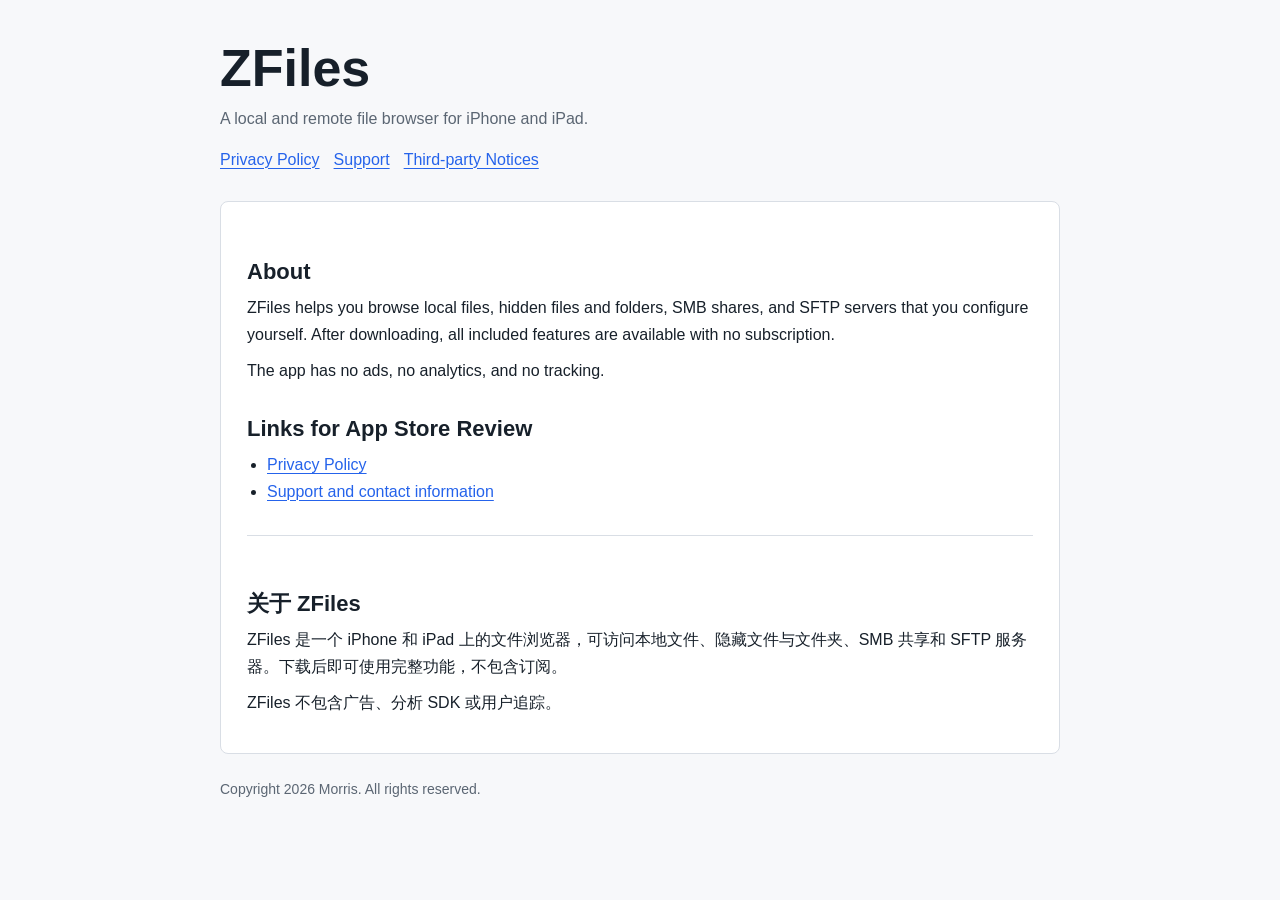
<file: index.html>
<!doctype html>
<html lang="en">
<head>
  <meta charset="utf-8">
  <meta name="viewport" content="width=device-width, initial-scale=1">
  <title>ZFiles</title>
  <link rel="stylesheet" href="styles.css">
</head>
<body>
  <div class="page">
    <header>
      <h1>ZFiles</h1>
      <p class="muted">A local and remote file browser for iPhone and iPad.</p>
      <nav>
        <a href="privacy.html">Privacy Policy</a>
        <a href="support.html">Support</a>
        <a href="third-party-notices.html">Third-party Notices</a>
      </nav>
    </header>

    <main>
      <h2>About</h2>
      <p>ZFiles helps you browse local files, hidden files and folders, SMB shares, and SFTP servers that you configure yourself. After downloading, all included features are available with no subscription.</p>
      <p>The app has no ads, no analytics, and no tracking.</p>

      <h2>Links for App Store Review</h2>
      <ul>
        <li><a href="privacy.html">Privacy Policy</a></li>
        <li><a href="support.html">Support and contact information</a></li>
      </ul>

      <div class="lang" lang="zh-Hans">
        <h2>关于 ZFiles</h2>
        <p>ZFiles 是一个 iPhone 和 iPad 上的文件浏览器，可访问本地文件、隐藏文件与文件夹、SMB 共享和 SFTP 服务器。下载后即可使用完整功能，不包含订阅。</p>
        <p>ZFiles 不包含广告、分析 SDK 或用户追踪。</p>
      </div>
    </main>

    <p class="footer">Copyright 2026 Morris. All rights reserved.</p>
  </div>
</body>
</html>
</file>
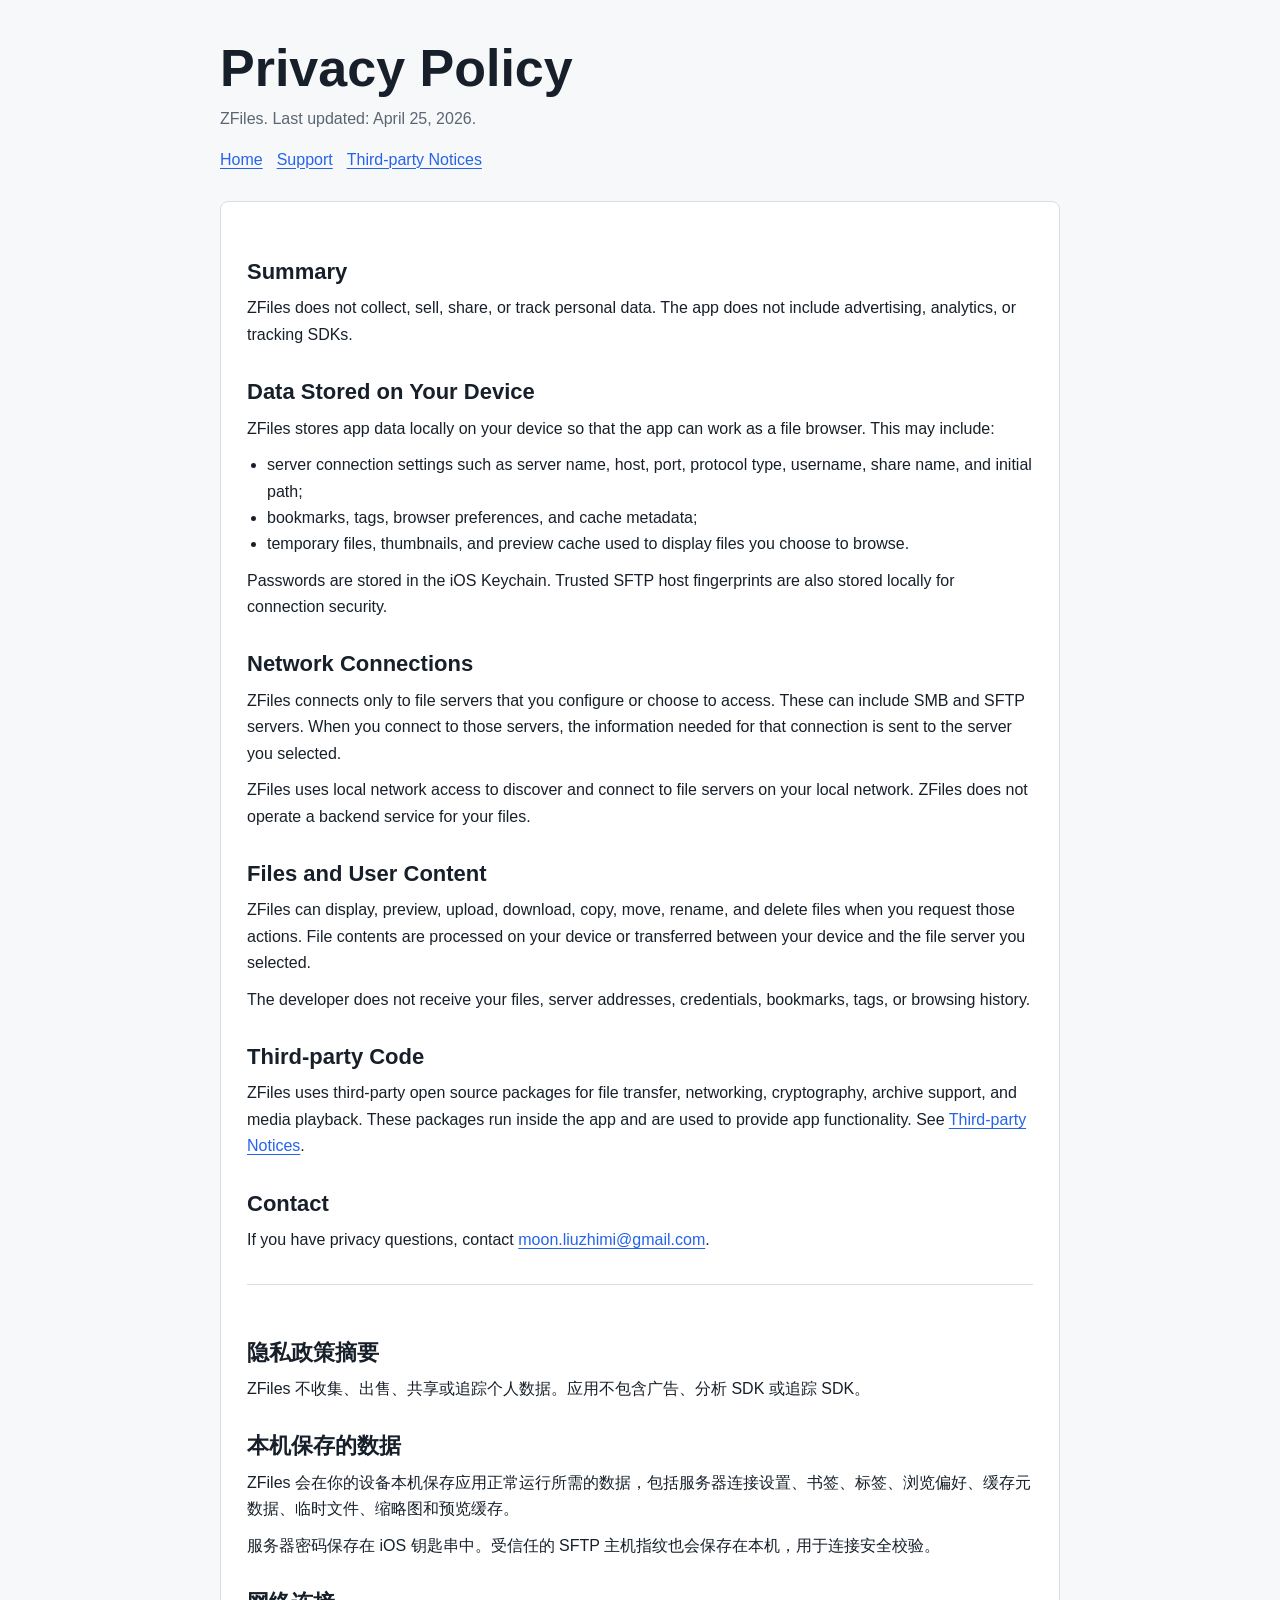
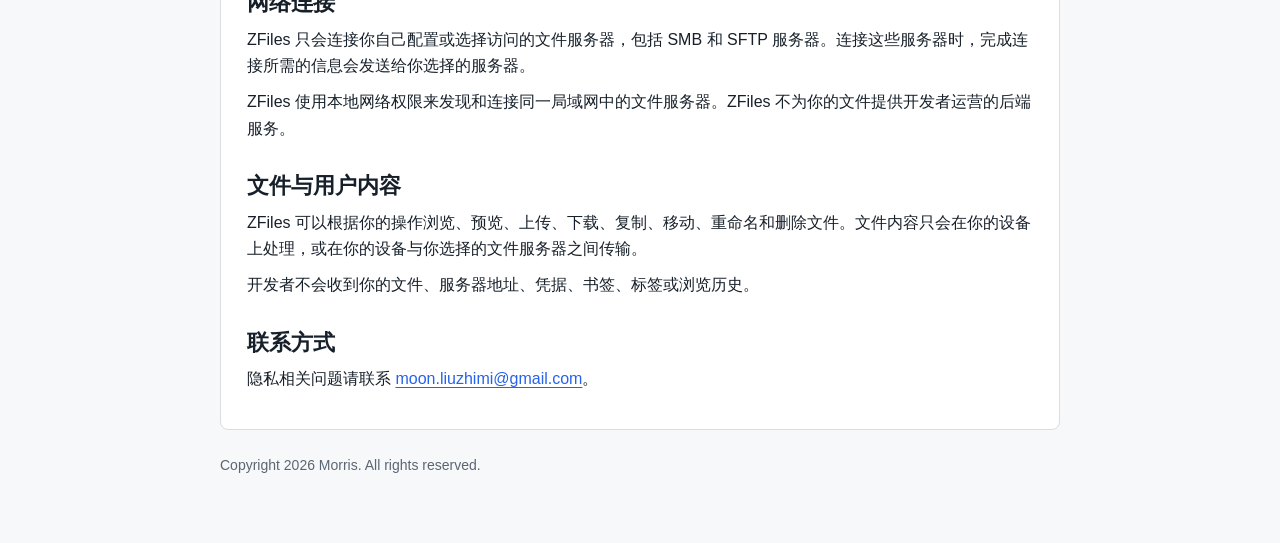
<file: privacy.html>
<!doctype html>
<html lang="en">
<head>
  <meta charset="utf-8">
  <meta name="viewport" content="width=device-width, initial-scale=1">
  <title>ZFiles Privacy Policy</title>
  <link rel="stylesheet" href="styles.css">
</head>
<body>
  <div class="page">
    <header>
      <h1>Privacy Policy</h1>
      <p class="muted">ZFiles. Last updated: April 25, 2026.</p>
      <nav>
        <a href="index.html">Home</a>
        <a href="support.html">Support</a>
        <a href="third-party-notices.html">Third-party Notices</a>
      </nav>
    </header>

    <main>
      <h2>Summary</h2>
      <p>ZFiles does not collect, sell, share, or track personal data. The app does not include advertising, analytics, or tracking SDKs.</p>

      <h2>Data Stored on Your Device</h2>
      <p>ZFiles stores app data locally on your device so that the app can work as a file browser. This may include:</p>
      <ul>
        <li>server connection settings such as server name, host, port, protocol type, username, share name, and initial path;</li>
        <li>bookmarks, tags, browser preferences, and cache metadata;</li>
        <li>temporary files, thumbnails, and preview cache used to display files you choose to browse.</li>
      </ul>
      <p>Passwords are stored in the iOS Keychain. Trusted SFTP host fingerprints are also stored locally for connection security.</p>

      <h2>Network Connections</h2>
      <p>ZFiles connects only to file servers that you configure or choose to access. These can include SMB and SFTP servers. When you connect to those servers, the information needed for that connection is sent to the server you selected.</p>
      <p>ZFiles uses local network access to discover and connect to file servers on your local network. ZFiles does not operate a backend service for your files.</p>

      <h2>Files and User Content</h2>
      <p>ZFiles can display, preview, upload, download, copy, move, rename, and delete files when you request those actions. File contents are processed on your device or transferred between your device and the file server you selected.</p>
      <p>The developer does not receive your files, server addresses, credentials, bookmarks, tags, or browsing history.</p>

      <h2>Third-party Code</h2>
      <p>ZFiles uses third-party open source packages for file transfer, networking, cryptography, archive support, and media playback. These packages run inside the app and are used to provide app functionality. See <a href="third-party-notices.html">Third-party Notices</a>.</p>

      <h2>Contact</h2>
      <p>If you have privacy questions, contact <a href="mailto:moon.liuzhimi@gmail.com">moon.liuzhimi@gmail.com</a>.</p>

      <div class="lang" lang="zh-Hans">
        <h2>隐私政策摘要</h2>
        <p>ZFiles 不收集、出售、共享或追踪个人数据。应用不包含广告、分析 SDK 或追踪 SDK。</p>

        <h2>本机保存的数据</h2>
        <p>ZFiles 会在你的设备本机保存应用正常运行所需的数据，包括服务器连接设置、书签、标签、浏览偏好、缓存元数据、临时文件、缩略图和预览缓存。</p>
        <p>服务器密码保存在 iOS 钥匙串中。受信任的 SFTP 主机指纹也会保存在本机，用于连接安全校验。</p>

        <h2>网络连接</h2>
        <p>ZFiles 只会连接你自己配置或选择访问的文件服务器，包括 SMB 和 SFTP 服务器。连接这些服务器时，完成连接所需的信息会发送给你选择的服务器。</p>
        <p>ZFiles 使用本地网络权限来发现和连接同一局域网中的文件服务器。ZFiles 不为你的文件提供开发者运营的后端服务。</p>

        <h2>文件与用户内容</h2>
        <p>ZFiles 可以根据你的操作浏览、预览、上传、下载、复制、移动、重命名和删除文件。文件内容只会在你的设备上处理，或在你的设备与你选择的文件服务器之间传输。</p>
        <p>开发者不会收到你的文件、服务器地址、凭据、书签、标签或浏览历史。</p>

        <h2>联系方式</h2>
        <p>隐私相关问题请联系 <a href="mailto:moon.liuzhimi@gmail.com">moon.liuzhimi@gmail.com</a>。</p>
      </div>
    </main>

    <p class="footer">Copyright 2026 Morris. All rights reserved.</p>
  </div>
</body>
</html>
</file>
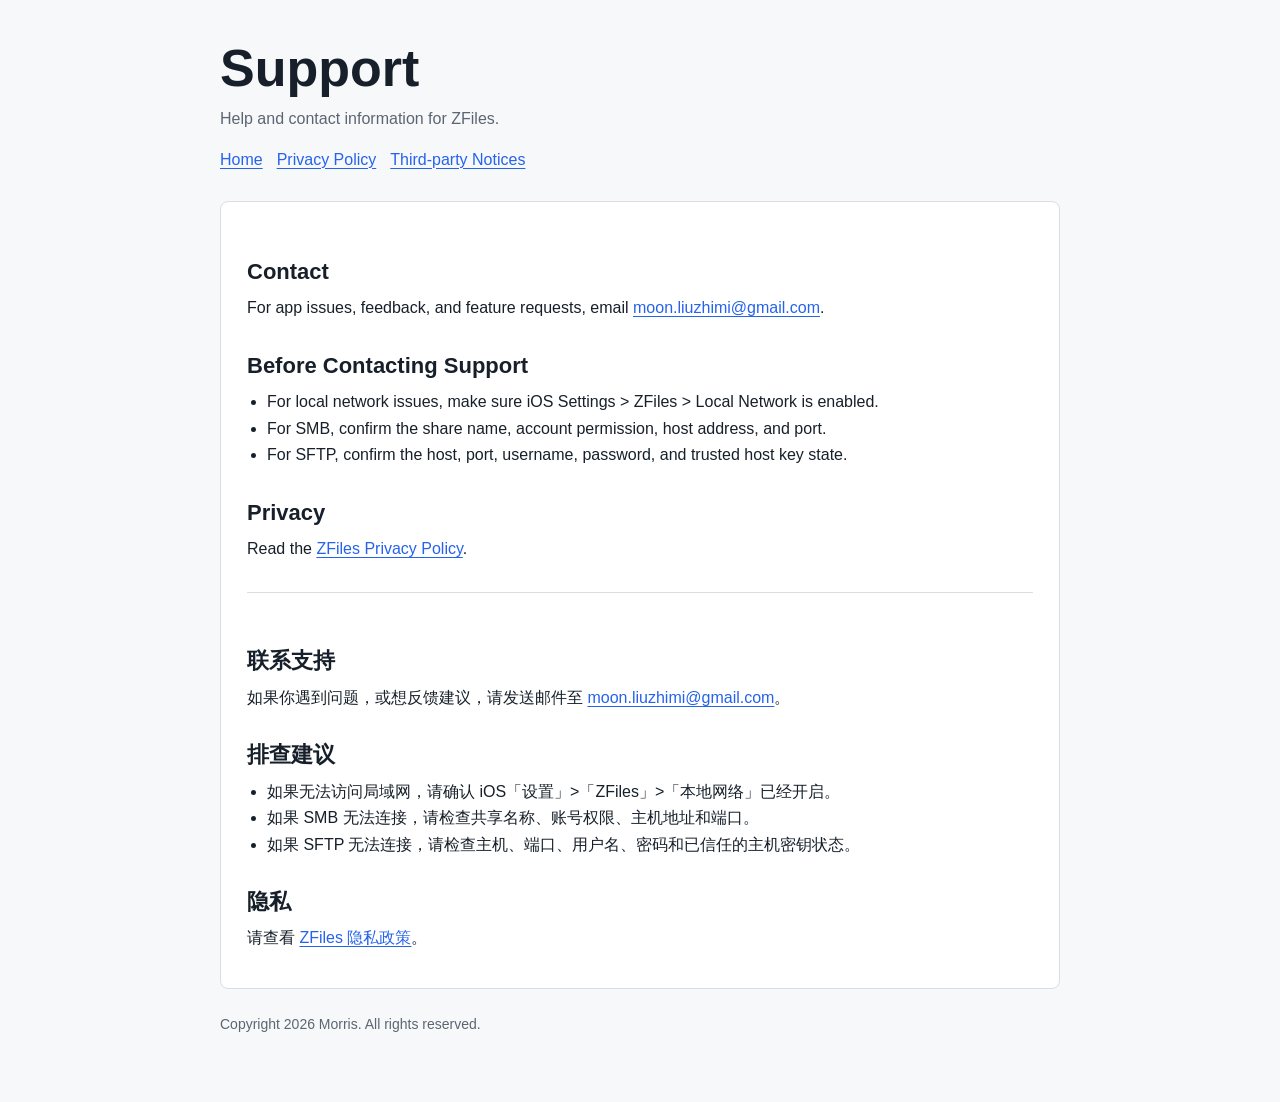
<file: support.html>
<!doctype html>
<html lang="en">
<head>
  <meta charset="utf-8">
  <meta name="viewport" content="width=device-width, initial-scale=1">
  <title>ZFiles Support</title>
  <link rel="stylesheet" href="styles.css">
</head>
<body>
  <div class="page">
    <header>
      <h1>Support</h1>
      <p class="muted">Help and contact information for ZFiles.</p>
      <nav>
        <a href="index.html">Home</a>
        <a href="privacy.html">Privacy Policy</a>
        <a href="third-party-notices.html">Third-party Notices</a>
      </nav>
    </header>

    <main>
      <h2>Contact</h2>
      <p>For app issues, feedback, and feature requests, email <a href="mailto:moon.liuzhimi@gmail.com">moon.liuzhimi@gmail.com</a>.</p>

      <h2>Before Contacting Support</h2>
      <ul>
        <li>For local network issues, make sure iOS Settings &gt; ZFiles &gt; Local Network is enabled.</li>
        <li>For SMB, confirm the share name, account permission, host address, and port.</li>
        <li>For SFTP, confirm the host, port, username, password, and trusted host key state.</li>
      </ul>

      <h2>Privacy</h2>
      <p>Read the <a href="privacy.html">ZFiles Privacy Policy</a>.</p>

      <div class="lang" lang="zh-Hans">
        <h2>联系支持</h2>
        <p>如果你遇到问题，或想反馈建议，请发送邮件至 <a href="mailto:moon.liuzhimi@gmail.com">moon.liuzhimi@gmail.com</a>。</p>

        <h2>排查建议</h2>
        <ul>
          <li>如果无法访问局域网，请确认 iOS「设置」&gt;「ZFiles」&gt;「本地网络」已经开启。</li>
          <li>如果 SMB 无法连接，请检查共享名称、账号权限、主机地址和端口。</li>
          <li>如果 SFTP 无法连接，请检查主机、端口、用户名、密码和已信任的主机密钥状态。</li>
        </ul>

        <h2>隐私</h2>
        <p>请查看 <a href="privacy.html">ZFiles 隐私政策</a>。</p>
      </div>
    </main>

    <p class="footer">Copyright 2026 Morris. All rights reserved.</p>
  </div>
</body>
</html>
</file>
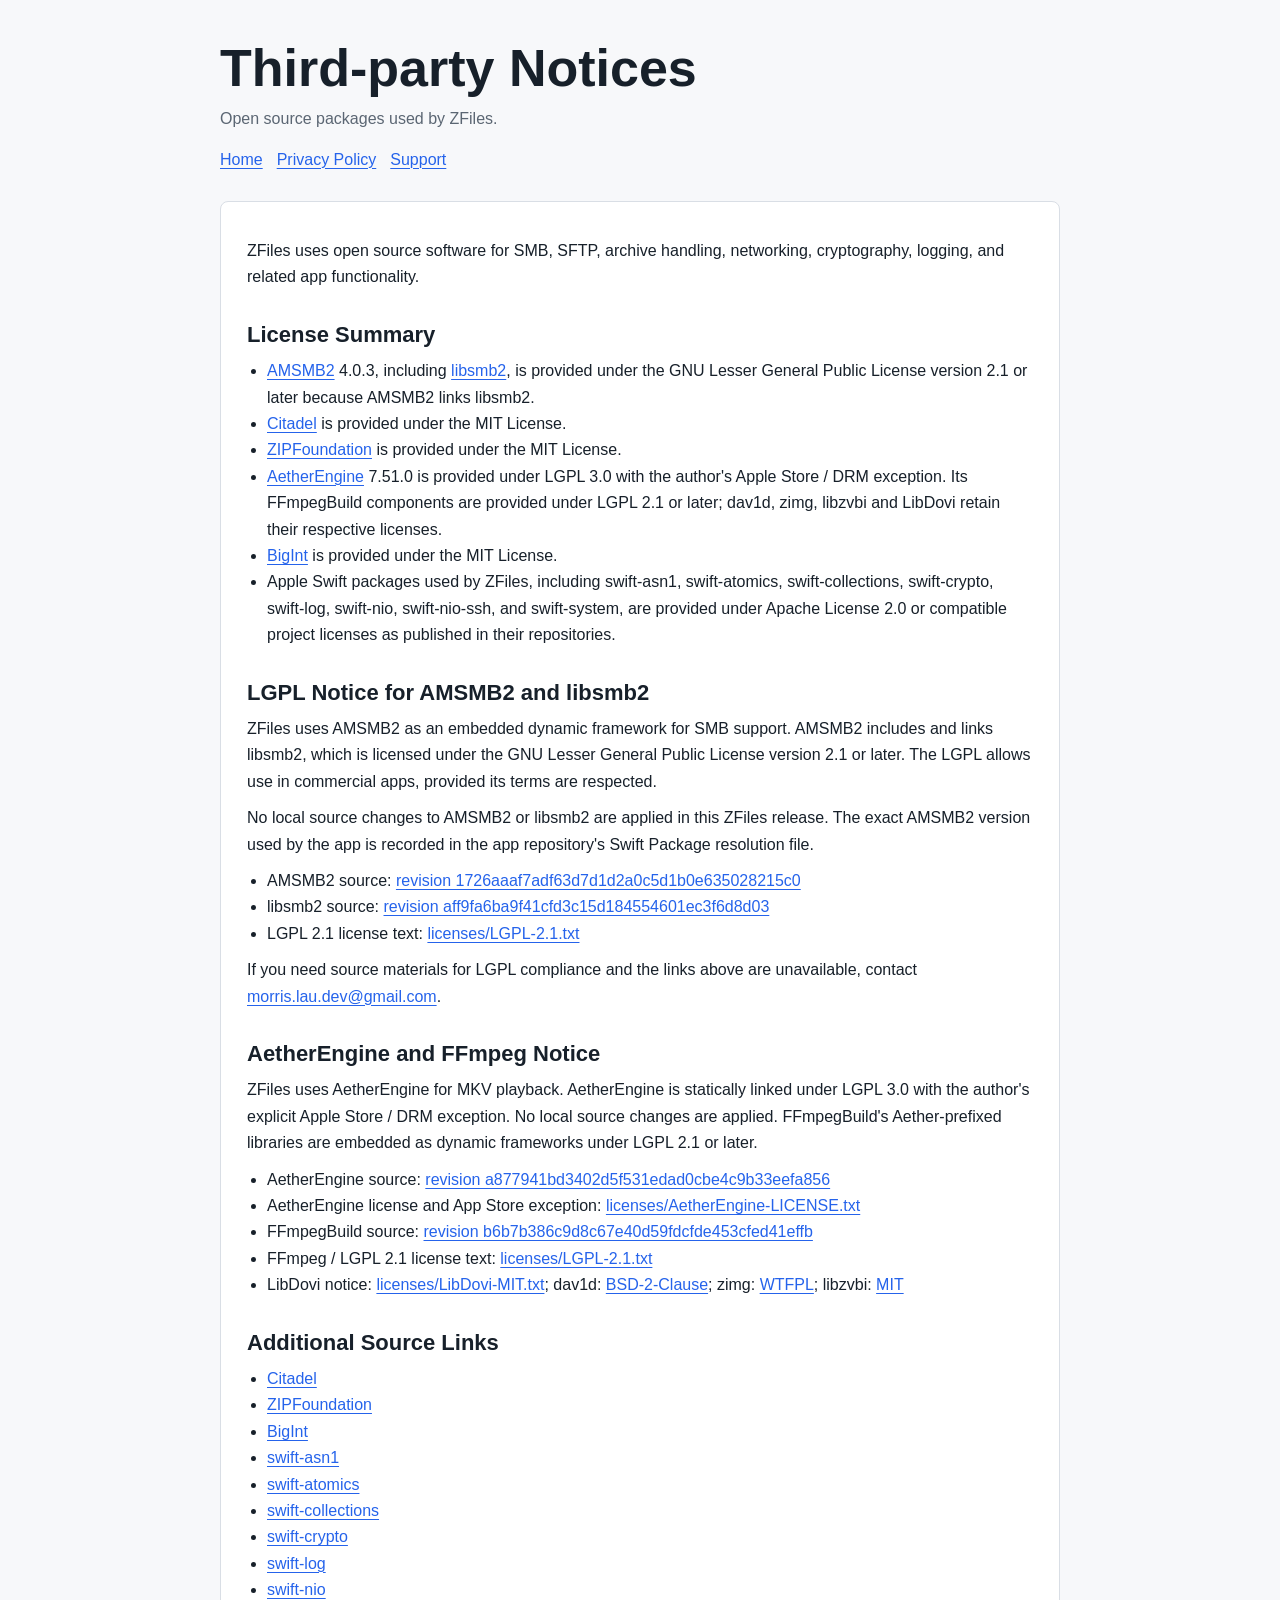
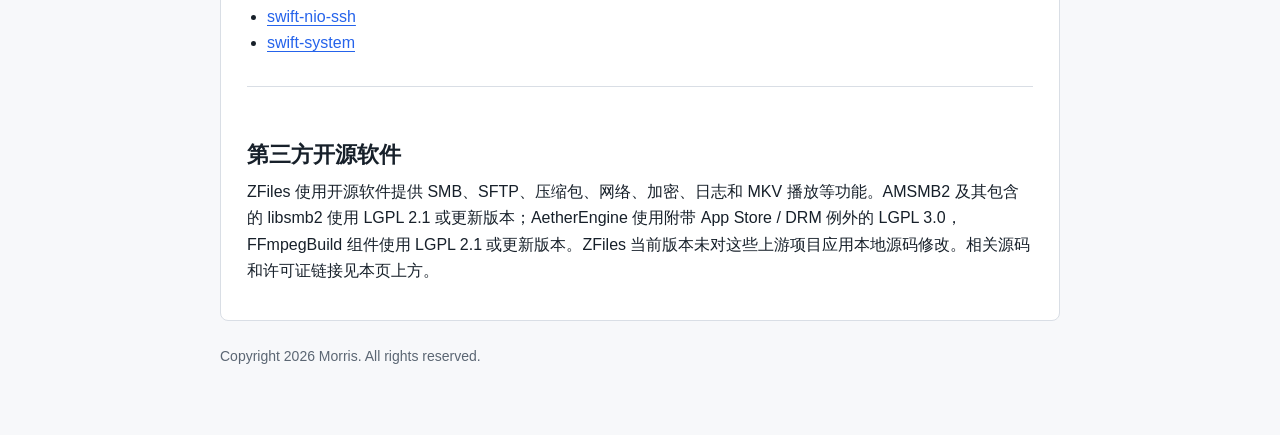
<file: third-party-notices.html>
<!doctype html>
<html lang="en">
<head>
  <meta charset="utf-8">
  <meta name="viewport" content="width=device-width, initial-scale=1">
  <title>ZFiles Third-party Notices</title>
  <link rel="stylesheet" href="styles.css">
</head>
<body>
  <div class="page">
    <header>
      <h1>Third-party Notices</h1>
      <p class="muted">Open source packages used by ZFiles.</p>
      <nav>
        <a href="index.html">Home</a>
        <a href="privacy.html">Privacy Policy</a>
        <a href="support.html">Support</a>
      </nav>
    </header>

    <main>
      <p>ZFiles uses open source software for SMB, SFTP, archive handling, networking, cryptography, logging, and related app functionality.</p>

      <h2>License Summary</h2>
      <ul>
        <li><a href="https://github.com/amosavian/AMSMB2">AMSMB2</a> 4.0.3, including <a href="https://github.com/sahlberg/libsmb2">libsmb2</a>, is provided under the GNU Lesser General Public License version 2.1 or later because AMSMB2 links libsmb2.</li>
        <li><a href="https://github.com/orlandos-nl/Citadel">Citadel</a> is provided under the MIT License.</li>
        <li><a href="https://github.com/weichsel/ZIPFoundation">ZIPFoundation</a> is provided under the MIT License.</li>
        <li><a href="https://github.com/superuser404notfound/AetherEngine">AetherEngine</a> 7.51.0 is provided under LGPL 3.0 with the author's Apple Store / DRM exception. Its FFmpegBuild components are provided under LGPL 2.1 or later; dav1d, zimg, libzvbi and LibDovi retain their respective licenses.</li>
        <li><a href="https://github.com/attaswift/BigInt">BigInt</a> is provided under the MIT License.</li>
        <li>Apple Swift packages used by ZFiles, including swift-asn1, swift-atomics, swift-collections, swift-crypto, swift-log, swift-nio, swift-nio-ssh, and swift-system, are provided under Apache License 2.0 or compatible project licenses as published in their repositories.</li>
      </ul>

      <h2>LGPL Notice for AMSMB2 and libsmb2</h2>
      <p>ZFiles uses AMSMB2 as an embedded dynamic framework for SMB support. AMSMB2 includes and links libsmb2, which is licensed under the GNU Lesser General Public License version 2.1 or later. The LGPL allows use in commercial apps, provided its terms are respected.</p>
      <p>No local source changes to AMSMB2 or libsmb2 are applied in this ZFiles release. The exact AMSMB2 version used by the app is recorded in the app repository's Swift Package resolution file.</p>
      <ul>
        <li>AMSMB2 source: <a href="https://github.com/amosavian/AMSMB2/tree/1726aaaf7adf63d7d1d2a0c5d1b0e635028215c0">revision 1726aaaf7adf63d7d1d2a0c5d1b0e635028215c0</a></li>
        <li>libsmb2 source: <a href="https://github.com/sahlberg/libsmb2/tree/aff9fa6ba9f41cfd3c15d184554601ec3f6d8d03">revision aff9fa6ba9f41cfd3c15d184554601ec3f6d8d03</a></li>
        <li>LGPL 2.1 license text: <a href="licenses/LGPL-2.1.txt">licenses/LGPL-2.1.txt</a></li>
      </ul>
      <p>If you need source materials for LGPL compliance and the links above are unavailable, contact <a href="mailto:morris.lau.dev@gmail.com">morris.lau.dev@gmail.com</a>.</p>

      <h2>AetherEngine and FFmpeg Notice</h2>
      <p>ZFiles uses AetherEngine for MKV playback. AetherEngine is statically linked under LGPL 3.0 with the author's explicit Apple Store / DRM exception. No local source changes are applied. FFmpegBuild's Aether-prefixed libraries are embedded as dynamic frameworks under LGPL 2.1 or later.</p>
      <ul>
        <li>AetherEngine source: <a href="https://github.com/superuser404notfound/AetherEngine/tree/a877941bd3402d5f531edad0cbe4c9b33eefa856">revision a877941bd3402d5f531edad0cbe4c9b33eefa856</a></li>
        <li>AetherEngine license and App Store exception: <a href="licenses/AetherEngine-LICENSE.txt">licenses/AetherEngine-LICENSE.txt</a></li>
        <li>FFmpegBuild source: <a href="https://github.com/superuser404notfound/FFmpegBuild/tree/b6b7b386c9d8c67e40d59fdcfde453cfed41effb">revision b6b7b386c9d8c67e40d59fdcfde453cfed41effb</a></li>
        <li>FFmpeg / LGPL 2.1 license text: <a href="licenses/LGPL-2.1.txt">licenses/LGPL-2.1.txt</a></li>
        <li>LibDovi notice: <a href="licenses/LibDovi-MIT.txt">licenses/LibDovi-MIT.txt</a>; dav1d: <a href="licenses/dav1d.BSD-2-Clause.txt">BSD-2-Clause</a>; zimg: <a href="licenses/zimg.WTFPL.txt">WTFPL</a>; libzvbi: <a href="licenses/libzvbi-ure.MIT.txt">MIT</a></li>
      </ul>

      <h2>Additional Source Links</h2>
      <ul>
        <li><a href="https://github.com/orlandos-nl/Citadel">Citadel</a></li>
        <li><a href="https://github.com/weichsel/ZIPFoundation">ZIPFoundation</a></li>
        <li><a href="https://github.com/attaswift/BigInt">BigInt</a></li>
        <li><a href="https://github.com/apple/swift-asn1">swift-asn1</a></li>
        <li><a href="https://github.com/apple/swift-atomics">swift-atomics</a></li>
        <li><a href="https://github.com/apple/swift-collections">swift-collections</a></li>
        <li><a href="https://github.com/apple/swift-crypto">swift-crypto</a></li>
        <li><a href="https://github.com/apple/swift-log">swift-log</a></li>
        <li><a href="https://github.com/apple/swift-nio">swift-nio</a></li>
        <li><a href="https://github.com/Wellz26/swift-nio-ssh">swift-nio-ssh</a></li>
        <li><a href="https://github.com/apple/swift-system">swift-system</a></li>
      </ul>

      <div class="lang" lang="zh-Hans">
        <h2>第三方开源软件</h2>
        <p>ZFiles 使用开源软件提供 SMB、SFTP、压缩包、网络、加密、日志和 MKV 播放等功能。AMSMB2 及其包含的 libsmb2 使用 LGPL 2.1 或更新版本；AetherEngine 使用附带 App Store / DRM 例外的 LGPL 3.0，FFmpegBuild 组件使用 LGPL 2.1 或更新版本。ZFiles 当前版本未对这些上游项目应用本地源码修改。相关源码和许可证链接见本页上方。</p>
      </div>
    </main>

    <p class="footer">Copyright 2026 Morris. All rights reserved.</p>
  </div>
</body>
</html>
</file>
<file: styles.css>
:root {
  color-scheme: light dark;
  --bg: #f7f8fa;
  --text: #17202a;
  --muted: #5b6673;
  --line: #d9dee5;
  --panel: #ffffff;
  --accent: #2563eb;
}

@media (prefers-color-scheme: dark) {
  :root {
    --bg: #101214;
    --text: #eef2f6;
    --muted: #aab4c0;
    --line: #2c333b;
    --panel: #171a1e;
    --accent: #6aa4ff;
  }
}

* {
  box-sizing: border-box;
}

body {
  margin: 0;
  background: var(--bg);
  color: var(--text);
  font: 16px/1.65 -apple-system, BlinkMacSystemFont, "Segoe UI", sans-serif;
}

.page {
  width: min(840px, calc(100% - 32px));
  margin: 0 auto;
  padding: 40px 0 56px;
}

header {
  margin-bottom: 28px;
}

nav {
  display: flex;
  flex-wrap: wrap;
  gap: 14px;
  margin-top: 14px;
}

main {
  background: var(--panel);
  border: 1px solid var(--line);
  border-radius: 8px;
  padding: 26px;
}

h1 {
  margin: 0;
  font-size: clamp(32px, 7vw, 52px);
  line-height: 1.08;
  letter-spacing: 0;
}

h2 {
  margin: 30px 0 10px;
  font-size: 22px;
  line-height: 1.25;
  letter-spacing: 0;
}

h3 {
  margin: 22px 0 8px;
  font-size: 18px;
  letter-spacing: 0;
}

p,
ul {
  margin: 10px 0;
}

ul {
  padding-left: 1.25rem;
}

a {
  color: var(--accent);
  text-decoration-thickness: 0.08em;
  text-underline-offset: 0.16em;
}

.muted {
  color: var(--muted);
}

.lang {
  border-top: 1px solid var(--line);
  margin-top: 30px;
  padding-top: 24px;
}

.footer {
  margin-top: 24px;
  color: var(--muted);
  font-size: 14px;
}

code {
  font-family: ui-monospace, SFMono-Regular, Menlo, Consolas, monospace;
  font-size: 0.95em;
}
</file>
